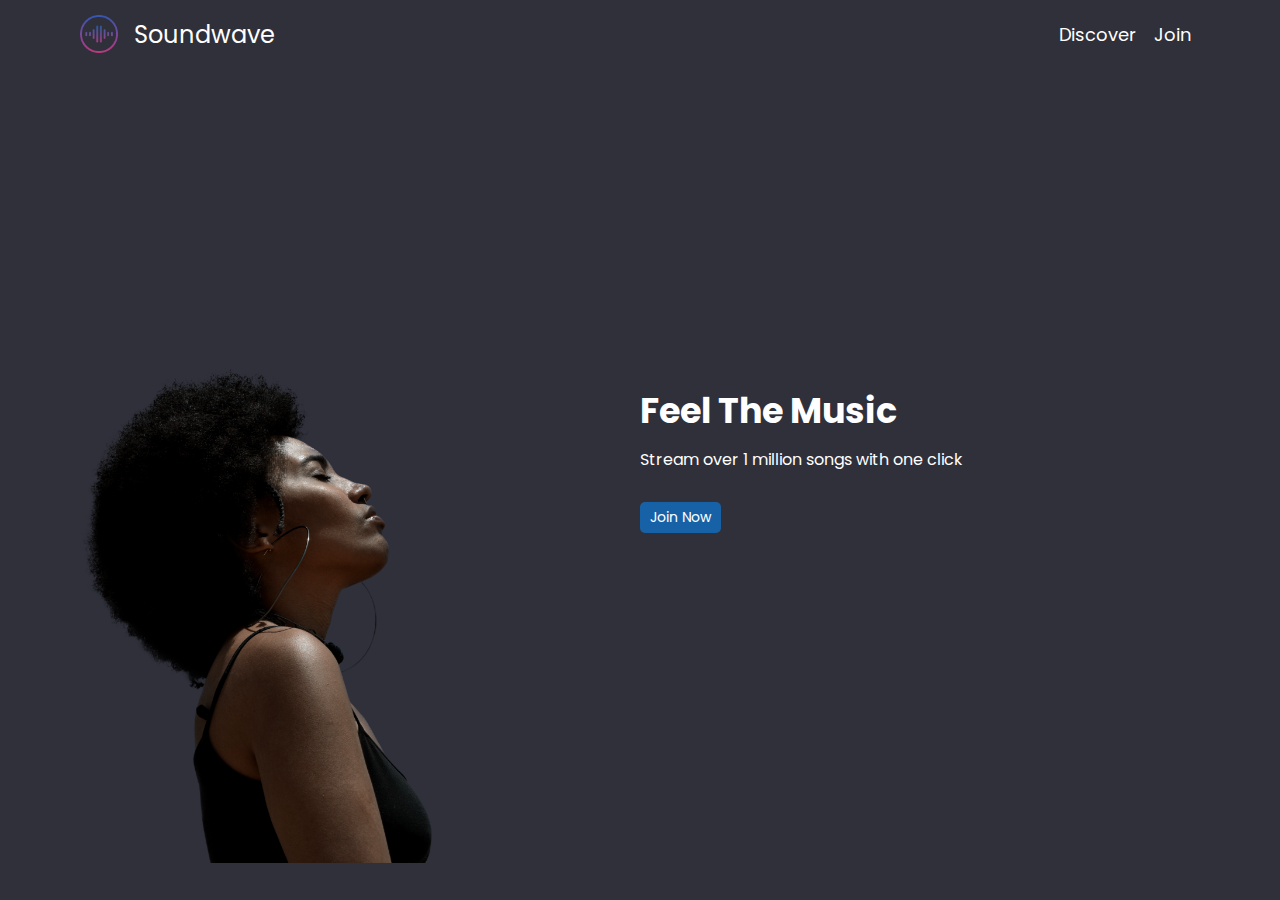
<file: index.html>
<!DOCTYPE html>
<html lang="en">
<head>
    <meta charset="UTF-8">
    <meta http-equiv="X-UA-Compatible" content="IE=edge">
    <meta name="viewport" content="width=device-width, initial-scale=1.0">
    <link rel="preconnect" href="https://fonts.gstatic.com">
    <link rel="stylesheet" href="./css/base.css">
    <link rel="stylesheet" href="./css/index.css">
    <link href="https://fonts.googleapis.com/css2?family=Poppins:wght@300;400;500&display=swap" rel="stylesheet">
    <title>Soundwave</title>
</head>
<body>
    <div class="container">
        <nav>
            <div class="logo">
                <img src="./img/logo.png" alt="music-app-logo">
                <a href="/">Soundwave</a>
            </div>
            <ul>
                <li><a href="discover.html">Discover</a></li>
                <li><a href="join.html">Join</a></li>
            </ul>
        </nav>
        <main>
            <div class="image-container">
                <img src="./img/landing-page-girl.png" alt="enjoying musci">
            </div>
            <div class="texts">
                <h1>Feel The Music</h1>
                <p>Stream over 1 million songs with one click</p>
                <input type="submit" name="join"  value = 'Join Now' id="join-btn">
            </div>
        </main>
    </div>
</body>
</html>
</file>
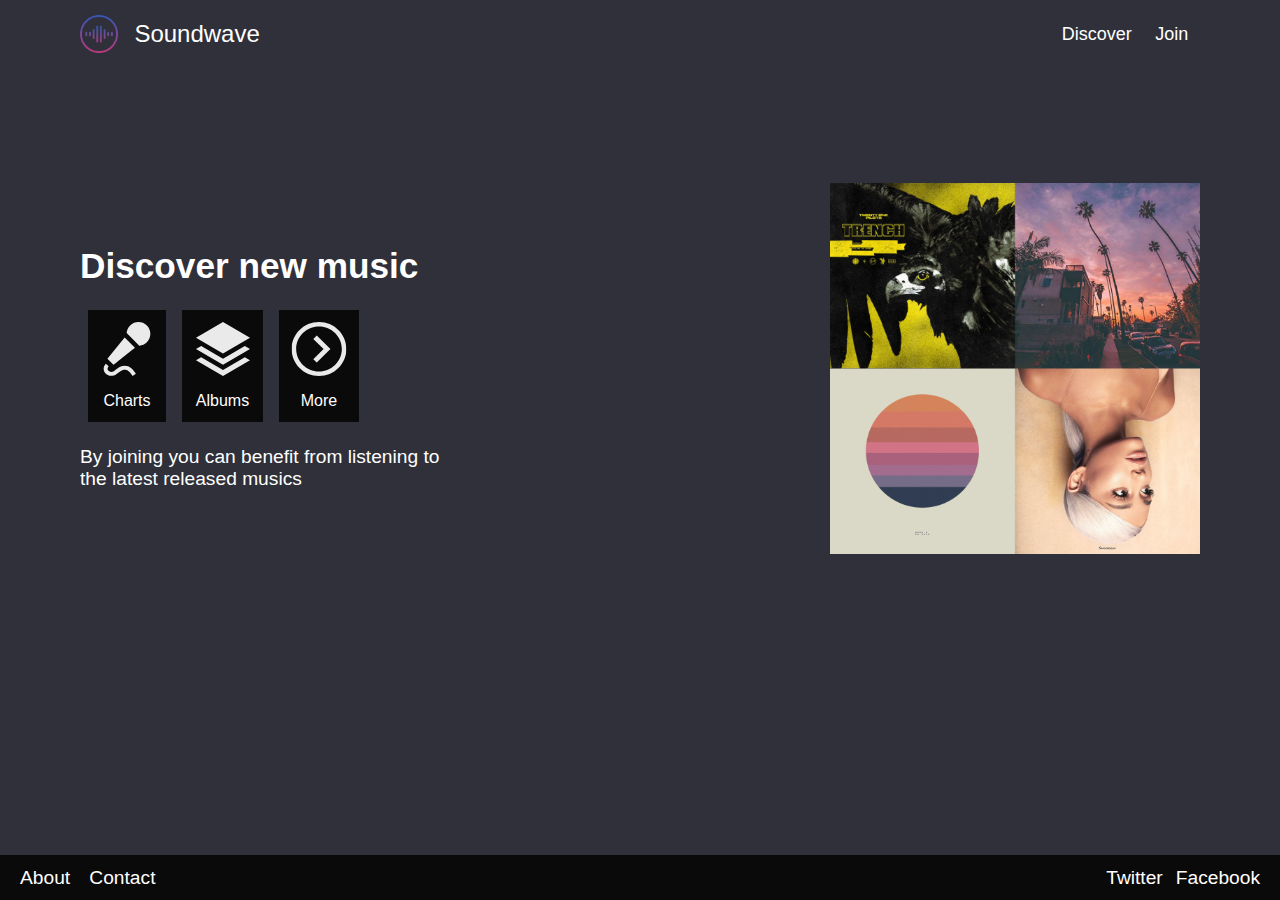
<file: discover.html>
<!DOCTYPE html>
<html lang="en">
<head>
    <meta charset="UTF-8">
    <meta http-equiv="X-UA-Compatible" content="IE=edge">
    <meta name="viewport" content="width=device-width, initial-scale=1.0">
    <link rel="stylesheet" href="./css/base.css">
    <link rel="stylesheet" href="./css/discover2.css">
    <link rel="stylesheet" href="https://use.fontawesome.com/releases/v5.15.2/css/all.css" integrity="sha384-vSIIfh2YWi9wW0r9iZe7RJPrKwp6bG+s9QZMoITbCckVJqGCCRhc+ccxNcdpHuYu" crossorigin="anonymous">
    <title>Discover</title>
</head>
<body>
    <div class="container">
        <nav>
            <div class="logo">
                <img src="./img/logo.png" alt="music-app-logo">
                <a href="/">Soundwave</a>
            </div>
            <ul>
                <li><a href="discover.html">Discover</a></li>
                <li><a href="join.html">Join</a></li>
            </ul>
        </nav>  
        <main>
            <div class="left-container">
                <h1>Discover new music</h1>
               <div class="icon"> 
                   <div class="icon-items"><img src="./img/microphone.svg" alt="microphone-icon">   
                    Charts</div>
                    <div class="icon-items"><img src="./img/albums.svg" alt="Albums-icon">
                    Albums</div>
                    <div class="icon-items"><img src="./img/more.svg" alt="More-icons">
                    More</div>
               </div> 
               <p>By joining you can benefit from listening to <br> the latest released musics</p>
            </div>
            <div class="image"><img class="cover-image" src="./img/covers.jpg" alt="discover cover image"></div>
        </main>
    </div>
    <footer>
        <ul class="footer-left">
            <li><a class="about" href="/">About</a></li>
            <li><a href="/">Contact</a></li>
        </ul>
        <ul class="footer-right">
            <li><a href="/"><span><i class="fab fa-twitter"></i></span>Twitter</a></li>
            <li><a href="/"><span><i class="fab fa-facebook-f"></i></span>Facebook</a> </li>
        </ul>
    </footer>
</body>
</html>
</file>
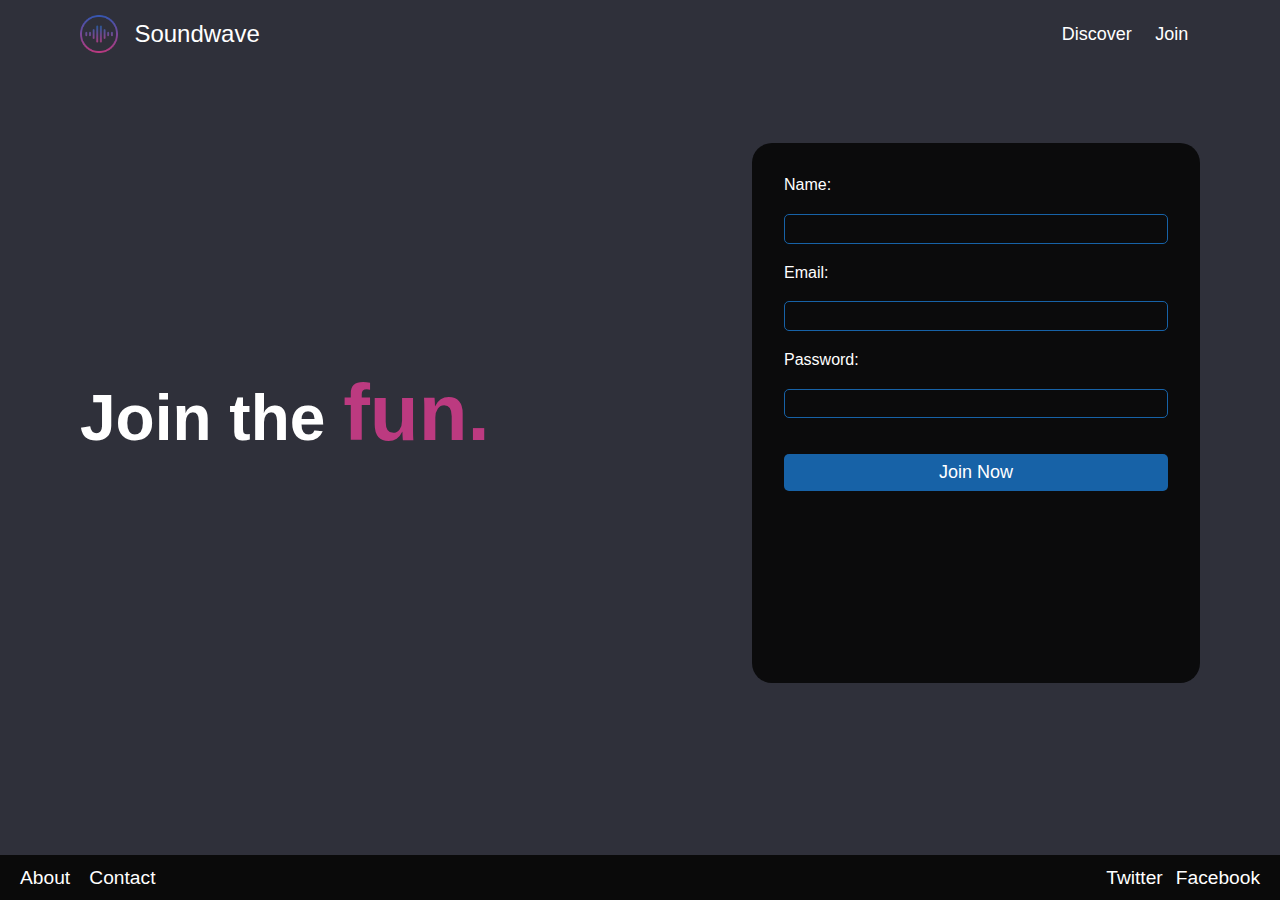
<file: join.html>
<!DOCTYPE html>
<html lang="en">
<head>
    <meta charset="UTF-8">
    <meta http-equiv="X-UA-Compatible" content="IE=edge">
    <meta name="viewport" content="width=device-width, initial-scale=1.0">
    <link rel="stylesheet" href="./css/base.css">
    <link rel="stylesheet" href="./css/join2.css">
    <link rel="stylesheet" href="https://use.fontawesome.com/releases/v5.15.2/css/all.css" integrity="sha384-vSIIfh2YWi9wW0r9iZe7RJPrKwp6bG+s9QZMoITbCckVJqGCCRhc+ccxNcdpHuYu" crossorigin="anonymous">
    <title>Join</title>
</head>
<body>
    <div class="container">
        <nav>
            <div class="logo">
                <img src="./img/logo.png" alt="music-app-logo">
                <a href="/">Soundwave</a>
            </div>
            <ul>
                <li><a href="discover.html">Discover</a></li>
                <li><a href="join.html">Join</a></li>
            </ul>
        </nav>
        <div class="body-container">
          <div class="text">
            <h1> Join the <strong>fun.</strong></h1>
          </div>
          <div class="form-container">
            <form>
                <label for="name">Name:</label><br>
                <input type="text" name="name" id="name"><br>
                <label for="email">Email:</label><br>
                <input type="email" name="email" id="email"><br>
                <label for="password">Password:</label><br>
                <input type="password" name="password" id="password"><br>
                <input type="submit" name="submit" id="join-now" value="Join Now">
            </form>
          </div>  
        </div>
    </div>
    <footer>
        <ul class="footer-left">
            <li><a class="about" href="/">About</a></li>
            <li><a href="/">Contact</a></li>
        </ul>
        <ul class="footer-right">
            <li><a href="/"><span><i class="fab fa-twitter"></i></span>Twitter</a></li>
            <li><a href="/"><span><i class="fab fa-facebook-f"></i></span>Facebook</a> </li>
        </ul>
    </footer>
</body>
</html>
</file>
<file: css/base.css>
*{
    padding: 0;
    margin: 0;
    box-sizing: border-box;
    font-family: 'Poppins', sans-serif;
}
.container{
 background-color: #2F303A;
 padding: 15px 80px; 
 width: 100%; 
 height: 100vh; 
 overflow: hidden;
}
nav{
    display: flex;
    justify-content: space-between;
    align-items: center;
}
.logo{
    display: flex;
    align-items: center;
    width: 4rem;
}
.logo img{
    width: 60%;
}
.logo a{
    text-decoration: none;
    padding-left: 1rem;
    font-size: 1.5rem;
    color: white;
}
nav ul{
    width: 150px;
    display: flex;
    list-style: none;
    justify-content: space-around;
}
nav ul a{
    text-decoration: none;
    font-size: 18px;
    color: white;
}
footer{
    display: flex;
    justify-content: space-between;
    align-items: center;
    height: 5vh;
    background-color: rgb(10, 10, 10);
    padding: 0px 20px;
}
footer ul{
    list-style: none;
}
footer a{
    text-decoration: none;
    font-size: 1.2rem;
    color: white;
    padding-right: 1.2rem;
}
.footer-right a:nth-child(1){
    padding-right: 0;
    padding-left: .5rem;
}
footer .footer-left{
    display: flex;
    margin-right: 1rem;
    width: 40%;
}
footer .footer-right{
    display: flex;
    justify-content:flex-end;
    align-items: flex-start;
    width: 60%;
}
footer i{
    padding-right: 5px;
}

@media only screen and (max-width: 600px){
    .container{
        padding: .75rem 1.5rem; 
    }
    .logo a{
        padding-left: .75rem;
        font-size: 1.2rem;
    }
    footer ul li a{
        font-size: .9rem;
    }
}
</file>
<file: css/index.css>
main{
    display: flex;
    justify-content: space-between;
    align-items: center;
    height: 90vh;
    position: relative;
}
.image-container{
    width: 50%;
    display: flex;
    height: 100%;
    align-items: flex-end;
    position: relative;
}
.image-container img{
    max-width: 22em;
}
.texts{
    width: 50%;
    display: flex;
    flex-direction: column;
    align-items: flex-start;
}
.texts h1{
    padding-bottom: 10px;
    color: white;
    font-size:35px;
}
.texts p{
    color: white;
    padding-bottom: 30px;
}
.texts input{
    background-color: #1762A7;
    color: white;
    padding: 5px 10px;
    border-radius: 5px;
    border: none;
    font-size: 14px;
}
@media only screen and (max-width: 600px) {
    .container {
        padding: .5rem 1rem;
    }
    .image-container img {
        max-width: 22em;
    }
    .texts{
        width: 100%;
        display: flex;
        position: absolute;
        align-items: center;
    }
}
</file>
<file: css/discover2.css>
.container{
    height: 95vh;
}
main{
    display: flex;
    height: 70vh;
}
main .image{
    display: flex;
    justify-content: flex-end;
    align-items: center;
}
main .cover-image{
    width: 70%;
    object-fit: contain;
}
main .left-container{
    display: flex;
    flex-direction: column;
    align-items: flex-start;
    justify-content: center;
    color: white;
    flex-grow: 1;
}
main h1{
     font-size: 2.2rem;
}
main p{
    font-size: 1.2rem;
}
main .icon{
    display: flex;
    flex-direction: row;
    align-items: center;
    justify-content: flex-start;
    margin: 1.5rem .75rem 1.5rem 0rem;
}
.icon-items{
    display: flex;
    flex-direction: column;
    justify-content: space-between;
    align-items: center;
    padding: .75rem;
    margin: .5rem;
    height: 100%;
    width: 100%;
    background-color: rgb(10, 10, 10);
}

@media only screen and (max-width: 600px) {
    .container {
        padding: .5rem 1rem;
    }
    .image-container img {
        max-width: 15em;
    }
    main{
        display: flex;
        flex-direction: column;
        justify-content: space-between;
        width: 100vw;
        height: 70vh;
    }
    main .image{
        display: flex;
        justify-content: center;
        align-items: center;
        width: 90%;
    }
    main .cover-image{
        width: 90%;
    }
    main .left-container{
        align-items: center;
        margin-right: 2rem;
        margin-bottom: 4rem;
        margin-top: 4rem;
    }
    main h1{
        font-size: 1.5rem;
    }
    main p{
       font-size: 0.8rem;
    }
    main .icon{
       display: flex;
       flex-direction: row;
       align-items: center;
       justify-content: center;
       margin: .75rem .4rem .75rem 0rem;
    }
}
</file>
<file: css/join2.css>
.container{
    height: 95vh;
}
.body-container{
    display: flex;
    height: 80vh;
    justify-content: space-between;
    align-items: center;
}
.body-container .text{
    color: white;
    width: 40%;
    font-size: 2rem;
}
strong{
    color: #BC3A80;
    font-size: 5rem;
    font-weight: bold;
}
.body-container .form-container{
    display: flex;
    width: 50%;
    height: 60vh;
    align-items: center;
    justify-content: flex-end;
}
form{
    display: flex;
    flex-direction: column;
    justify-content: flex-start;
    align-items: left;
    background-color: rgb(11, 11, 12);
    color: white;
    width: 80%;
    height: 100%;
    padding: 2rem;
    border-radius: 20px;
    line-height: 1.2rem;
}
form input{
    border: 1px solid  #1762A7; 
    text-align: center;  
}
#name{
    background-color: transparent;
    padding: .4rem 0;
    border-radius: 5px;
}
#email{
    background-color: transparent;
    padding: .4rem 0;
    border-radius: 5px;
}
#password{
    background-color: transparent;
    padding: .4rem 0;
    border-radius: 5px;
}
#join-now{
    margin-top: 1rem;
    padding: .5rem 0;
    background-color: #1762A7;
    border: none;
    border-radius: 5px;
    color: white;
    font-size: 18px;
}
/* @media only screen and (max-width:1000px){
    .body-container .form-container{
        display: flex;
        width: 100%;
        height: 100%;
        align-items: flex-;
        justify-content: center;
    }
    form{
        height: 100%;
        padding: 1rem;
        line-height: 1rem;
    }
} */
@media only screen and (max-width: 600px){
    .container{
        height: 95vh;
        width: 100vw;
    }
    .body-container{
        display: flex;
        flex-direction: column;
    }
    .body-container .text{
        width: 100%;
        height: 15%;
        font-size: 1rem;
        display: flex;
        justify-content: center;
        align-items: flex-end;
    }
    strong{
        font-size: 2.5rem;
    }
    .body-container .form-container{
        display: flex;
        width: 100%;
        height: 80%;
        align-items: center;
        justify-content: center;
    }
    form{
        height: 80%;
        padding: 1.5rem;
        line-height: 1.5rem;
    }

}
</file>
